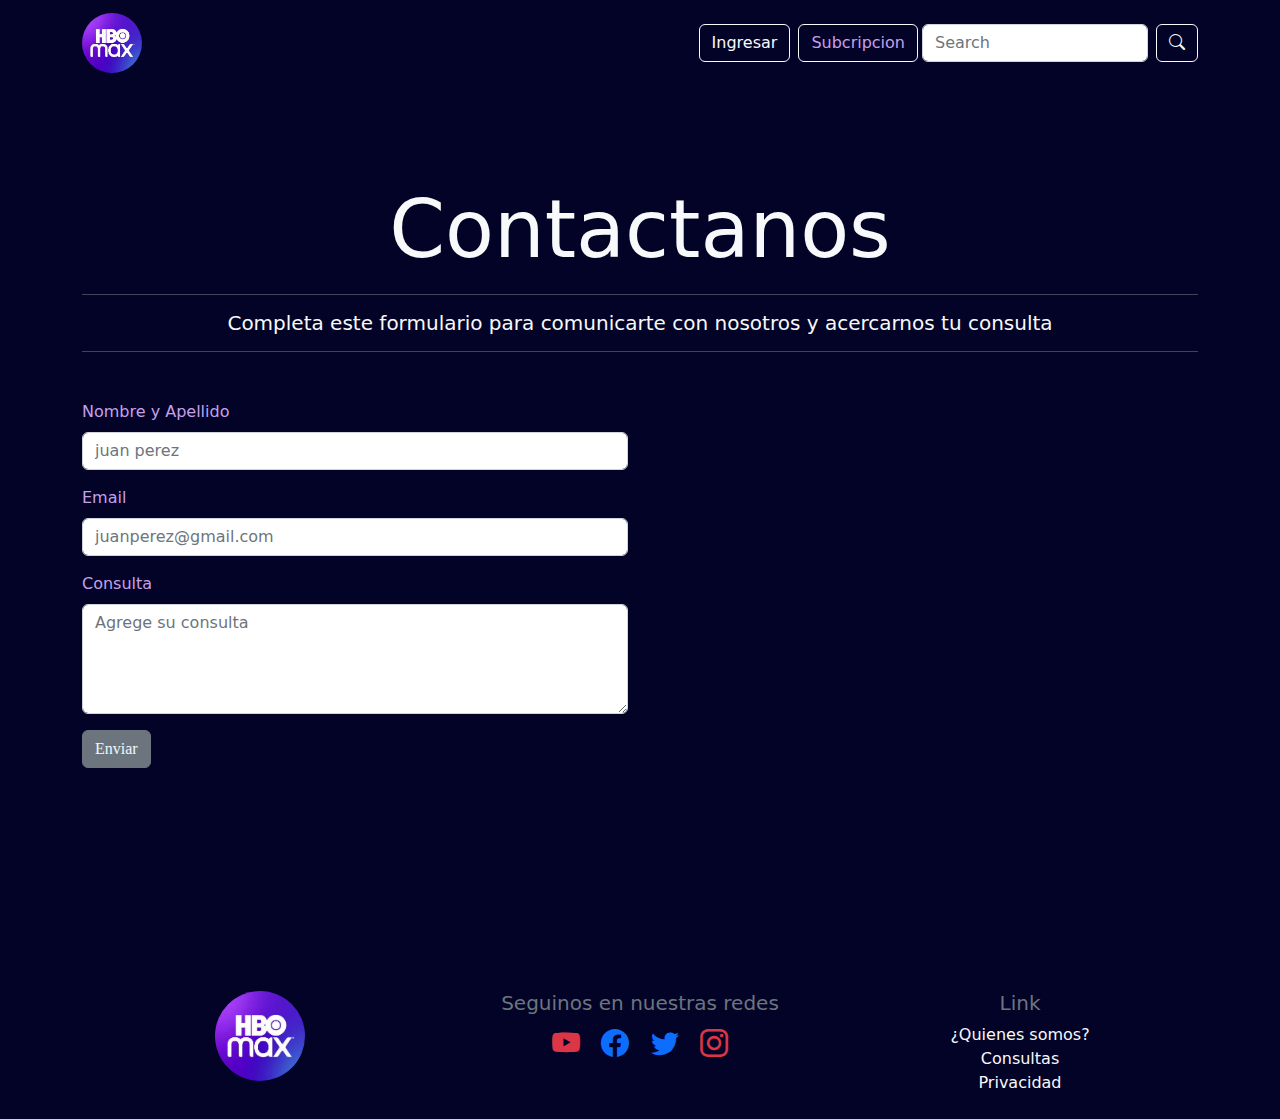
<file: pages/contacto.html>
<!DOCTYPE html>
<html lang="es">
  <head>
    <meta charset="UTF-8" />
    <meta http-equiv="X-UA-Compatible" content="IE=edge" />
    <meta name="viewport" content="width=device-width, initial-scale=1.0" />
    <meta
      name="author"
      content="Leiva Daiana, Juarez Yessica, Gregorio LLobeta"
    />
    <meta name="description" content="Contenidos sobre la pagina oficial hbo" />
    <meta name="keywords" content="peliculas, series y otros contenidos" />
    <link rel="stylesheet" href="../css/bootstrap.min.css" />
    <link
      rel="stylesheet"
      href="https://cdn.jsdelivr.net/npm/bootstrap-icons@1.8.3/font/bootstrap-icons.css"
    />
    <link rel="stylesheet" href="../css/style.css" />
    <link rel="icon" href="../img/logo2.jpg" class="rounded-circle" />
    <title>HBOMAX</title>
  </head>
  <body>
    <header>
      <section class="colorMainNavar">
        <nav class="navbar navbar-expand-lg navbar-light">
          <section class="container">  
                <a class="navbar-brand" href="../index.html">
                  <img
                    src="../img/logo2.jpg"
                    alt="logo2"
                    width="60px"
                    class="rounded-circle"
                /></a>
                <button class="navbar-toggler colorMainBotton" type="button" data-bs-toggle="collapse" data-bs-target="#navbarDeSuscripcion" aria-controls="navbarDeSuscripcion" aria-expanded="false" aria-label="Toggle navigation">
                  <span class="navbar-toggler-icon"></span>
                </button>
            <div class="collapse navbar-collapse justify-content-end" id="navbarDeSuscripcion">
               <button
              class="btn btn-outline-light m-1"
              type="submit"
              data-bs-toggle="modal"
              data-bs-target="#loginmodal"
            >
              Ingresar
            </button>
            <button class="btn btn-outline-light m-1" type="submit">
               <a href="suscripcion.html" class="link link-palabra">Subcripcion</a>
              </button>
            <form class="d-flex">
                <input class="form-control me-2" type="search" placeholder="Search" aria-label="Search">
                <button class="btn btn-outline-light" type="submit"><i class="bi bi-search"></i></button>
            </form> 
                
            </div>
          </section>
        </nav> 
      </section> 
        
        <!--  -->
    </header>
    <main class="py-5 colorMain">
      <section class="container py-5">
        <h1 class="display-1 text-center text-light">Contactanos</h1>
        <hr class="text-bg-dark" />
        <h5 class="text-light text-center">
          Completa este formulario para comunicarte con nosotros y acercarnos tu
          consulta
        </h5>
        <hr class="text-bg-dark" />
        <article class="row my-5">
          <aside class="col-12 col-md-6">
            <form>
              <div class="mb-3">
                <label for="NombreApellido" class="form-label link"
                  >Nombre y Apellido</label
                >
                <input
                  type="text"
                  class="form-control"
                  id="NombreApellido"
                  placeholder="juan perez"
                  minlength="5"
                  maxlength="60"
                  required
                />
              </div>
              <div class="mb-3">
                <label for="Email" class="form-label link">Email</label>
                <input
                  type="email"
                  class="form-control"
                  id="Email"
                  placeholder="juanperez@gmail.com"
                  minlength="5"
                  maxlength="60"
                  required
                />
              </div>
              <div class="mb-3">
                <label for="consulta" class="form-label link">Consulta </label>
                <textarea
                  id="consulta"
                  rows="4"
                  class="form-control"
                  placeholder="Agrege su consulta"
                  minlength="10"
                  maxlength="300 "
                  required
                ></textarea>
              </div>
              <button
                type="submit"
                class="btn btn-secondary text-dark"
                width="20px"
                height="50px"
              >
                <a href="error.html" class="asuscripcion">Enviar</a>
              </button>
            </form>
          </aside>
          <aside class="col-12 col-md-6">
            <iframe
              src="https://www.google.com/maps/embed?pb=!1m18!1m12!1m3!1d3022.3663968061305!2d-74.00367373502853!3d40.753965429327366!2m3!1f0!2f0!3f0!3m2!1i1024!2i768!4f13.1!3m3!1m2!1s0x89c2594de6dbd0fd%3A0x6a366c6d9d8b2825!2sHBO!5e0!3m2!1ses-419!2sar!4v1655733937730!5m2!1ses-419!2sar"
              width="100%"
              height="400"
              style="border: 0"
              allowfullscreen=""
              loading="lazy"
              referrerpolicy="no-referrer-when-downgrade"
              class="my-2"
            ></iframe>
          </aside>
        </article>
      </section>

      <!-- MODAL LOGIN -->
    <div
      class="modal fade"
      id="loginmodal"
      tabindex="-1"
      aria-labelledby="loginmodalLabel"
      aria-hidden="true"
    >
      <div class="modal-dialog">
        <div class="modal-content bg-dark">
          <div class="my-2 text-center">
            <h1 class="text-light" id="loginmodalLabel">Iniciar seccion</h1>

            <h5 class="text-secondary">¿Tienes una cuenta de HBO Max?</h5>
          </div>
          <div class="modal-body">
            <form>
              <div class="mb-3">
                <label for="Email" class="form-label text-light"
                  >E-mail</label
                >
                <input
                  type="email"
                  class="form-control"
                  id="Email"
                  placeholder="juanperez@gmail.com"
                  minlength="5"
                  maxlength="50"
                  required
                />
              </div>

              <div class="mb-3">
                <label for="inputPassword" class="form-label text-light"
                  >Contraseña</label
                >

                <input
                  type="password"
                  class="form-control"
                  id="inputPassword"
                  placeholder="Contraseña"
                  minlength="8"
                  maxlength="15"
                  required
                />
              </div>
              <div class="text-center my-3">
                <button
                  type="submit"
                  class="btn btn-secondary text-dark"
                  width="20px"
                  height="50px"
                >
                  <a href="error.html" class="asuscripcion"
                    >Iniciar Seccion</a
                  >
                </button>
                <br />
                <a
                  href="error.html"
                  class="text-decoration-none text-light my-4"
                  >¿Olvidaste tu Contraseña?</a
                >
              </div>
            </form>
          </div>
        </div>
      </div>
    </div>
  </main>
    <footer class="colorMain py-4">
      <section class="container">
        <article class="row text-secondary">
          <aside class="col-12 col-md-4 text-center">
            <a href=""><img
              src="../img/logo2.jpg"
              alt="logo2"
              width="90px"
              class="rounded-circle"
            /></a>
          </aside>
          <aside class="col-12 col-md-4 text-center">
            <h5>Seguinos en nuestras redes</h5>
            <div class="text-center">
              <a href="error.html" class="text-danger"
                ><i class="bi bi-youtube fs-3 p-2"></i
              ></a>
              <a href="error.html" class="text-primary"
                ><i class="bi bi-facebook fs-3 p-2"></i
              ></a>
              <a href="error.html" class="text-primary">
                <i class="bi bi-twitter fs-3 p-2"></i
              ></a>
              <a href="error.html" class="text-danger">
                <i class="bi bi-instagram fs-3 p-2"></i
              ></a>
            </div>
          </aside>
          <aside class="col-12 col-md-4 text-center">
            <h5>Link</h5>
            <div>
              <a href="nosotros.html" class="link text-light">¿Quienes somos? </a><br />
              <a href="contacto.html" class="link text-light">Consultas</a> <br />
              <a href="error.html" class="link text-light">Privacidad</a> <br />
            </div>
          </aside>
        </article>
      </section>
    </footer>
    <script src="../js/bootstrap.min.js"></script>
  </body>
</html>
</file>
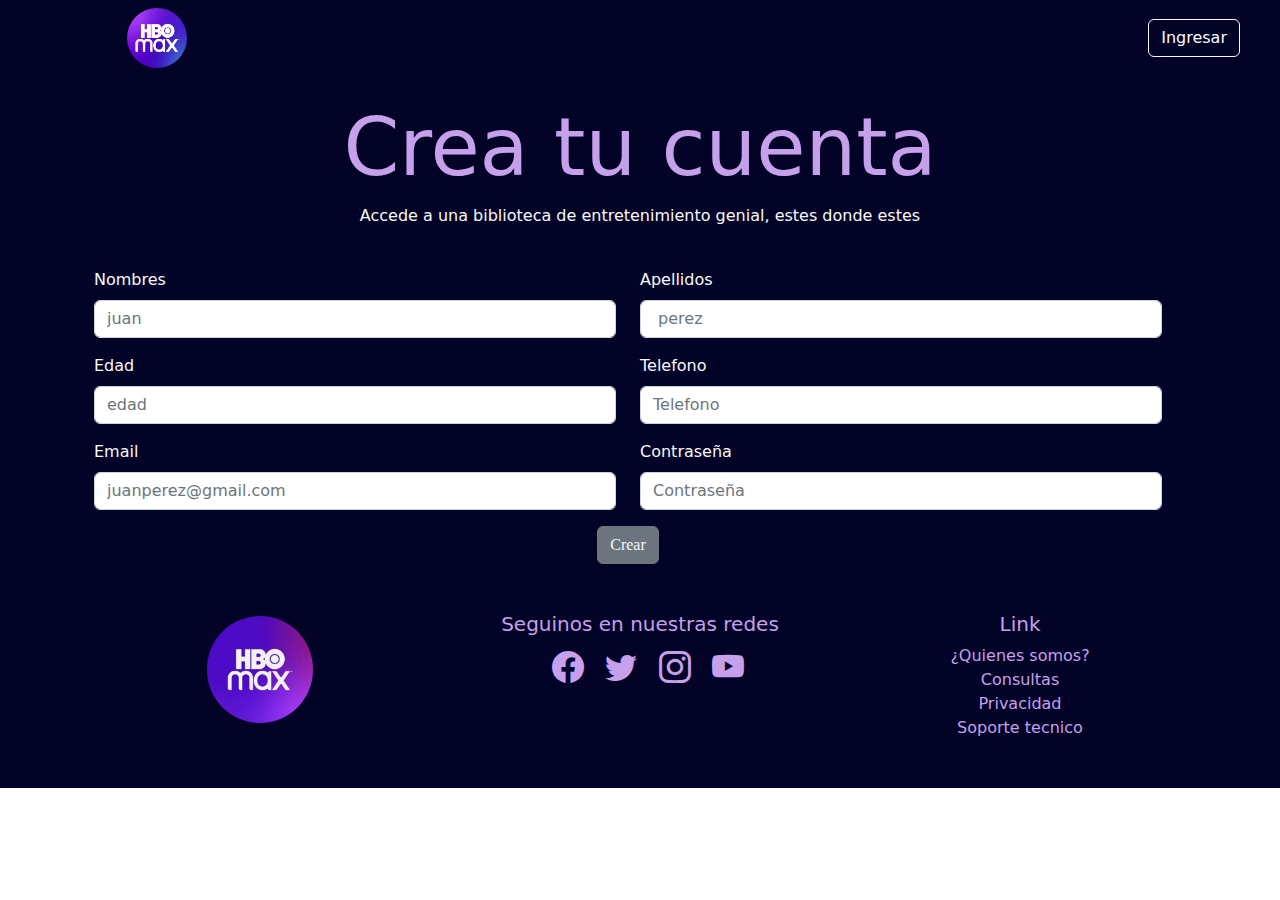
<file: pages/FormularioSuscri.html>
<!DOCTYPE html>
<html lang="en">
  <head>
    <meta charset="UTF-8" />
    <meta http-equiv="X-UA-Compatible" content="IE=edge" />
    <meta name="viewport" content="width=device-width, initial-scale=1.0" />
    <meta
      name="author"
      content="Leiva Daiana, Juarez Yessica, Gregorio LLobeta"
    />
    <meta name="description" content="Contenidos sobre la pagina oficial hbo" />
    <meta name="keywords" content="peliculas, series y otros contenidos" />
    <link rel="stylesheet" href="../css/bootstrap.min.css" />
    <link
      rel="stylesheet"
      href="https://cdn.jsdelivr.net/npm/bootstrap-icons@1.8.3/font/bootstrap-icons.css"
    />
    <link rel="stylesheet" href="../css/style.css" />
    <link rel="icon" href="../img/logo2.jpg" class="rounded-circle" />
    <title>HBOMAX</title>
  </head>
  <body>
    <header>
      <nav class="navbar colorMainNavar">
        <div class="container-fluid row">
          <section class="col-3 d-flex justify-content-center">
            <a href="../index.html">
              <img
                src="../img/logo2.jpg"
                alt="logo2"
                width="60px"
                class="rounded-circle"
            /></a>
          </section>
          <section class="col-6 d-flex justify-content-end">
            <button
              class="btn btn-outline-light m-1"
              type="submit"
              data-bs-toggle="modal"
              data-bs-target="#loginmodal"
            >
              Ingresar
            </button>
          </section>
        </div>
      </nav>
    </header>
    <main class="colorMain">
      <section class="py-4 text-light text-center">
        <h1 class="display-1 link-palabra">Crea tu cuenta</h1>
        <p>
          Accede a una biblioteca de entretenimiento genial, estes donde estes
        </p>
      </section>
      <section class="container">
        <form class="container row">
          <div class="mb-3 col-12 col-md-6">
            <label for="Nombre" class="form-label text-light">Nombres</label>
            <input
              type="text"
              class="form-control"
              id="Nombre"
              placeholder="juan "
              minlength="5"
              maxlength="20"
              required
            />
          </div>
          <div class="mb-3 col-12 col-md-6">
            <label for="Apellido" class="form-label text-light"
              >Apellidos</label
            >
            <input
              type="text"
              class="form-control"
              id="Apellido"
              placeholder=" perez"
              minlength="5"
              maxlength="20"
              required
            />
          </div>
          <div class="mb-3 col-12 col-md-6">
            <label for="Edad" class="form-label text-light">Edad</label>
            <input
              type="number"
              class="form-control"
              id="Edad"
              placeholder="edad"
              minlength="1"
              maxlength="3"
              required
            />
          </div>
          <div class="mb-3 col-12 col-md-6">
            <label for="Telefono" class="form-label text-light">Telefono</label>
            <input
              type="text"
              class="form-control"
              id="Telefono"
              placeholder="Telefono"
              minlength="9"
              maxlength="15"
              required
            />
          </div>
          <div class="mb-3 col-12 col-md-6">
            <label for="Email" class="form-label text-light">Email</label>
            <input
              type="email"
              class="form-control"
              id="Email"
              placeholder="juanperez@gmail.com"
              minlength="5"
              maxlength="50"
              required
            />
          </div>
          <div class="mb-3 col-12 col-md-6">
            <label for="inputPassword" class="form-label text-light"
              >Contraseña</label
            >

            <input
              type="password"
              class="form-control"
              id="inputPassword"
              placeholder="Contraseña"
              minlength="8"
              maxlength="15"
              required
            />
          </div>
          <section class="text-center">
            <button
              type="submit"
              class="btn btn-secondary text-dark"
              width="50px"
              height="50px"
            >
              <a href="error.html" class="asuscripcion">Crear</a>
            </button>
          </section>
        </form>
      </section>
       <!-- MODAL LOGIN -->
    <div
    class="modal fade"
    id="loginmodal"
    tabindex="-1"
    aria-labelledby="loginmodalLabel"
    aria-hidden="true"
  >
    <div class="modal-dialog">
      <div class="modal-content bg-dark">
        <div class="my-2 text-center">
          <h1 class="text-light" id="loginmodalLabel">Iniciar seccion</h1>

          <h5 class="text-secondary">¿Tienes una cuenta de HBO Max?</h5>
        </div>
        <div class="modal-body">
          <form>
            <div class="mb-3">
              <label for="Email" class="form-label text-light"
                >E-mail</label
              >
              <input
                type="email"
                class="form-control"
                id="Email"
                placeholder="juanperez@gmail.com"
                minlength="5"
                maxlength="50"
                required
              />
            </div>

            <div class="mb-3">
              <label for="inputPassword" class="form-label text-light"
                >Contraseña</label
              >

              <input
                type="password"
                class="form-control"
                id="inputPassword"
                placeholder="Contraseña"
                minlength="8"
                maxlength="15"
                required
              />
            </div>
            <div class="text-center my-3">
              <button
                type="submit"
                class="btn btn-secondary text-dark"
                width="20px"
                height="50px"
              >
                <a href="error.html" class="asuscripcion"
                  >Iniciar Seccion</a
                >
              </button>
              <br />
              <a
                href="error.html"
                class="text-decoration-none text-light my-4"
                >¿Olvidaste tu Contraseña?</a
              >
            </div>
          </form>
        </div>
      </div>
    </div>
  </div>
    </main>
    <footer class="colorMain p-5">
      <section class="container">
        <section class="row text-center">
          <aside class="col-sm-6 col-md-4">
            <a href="../index.html">
              <img
                src="../img/logo.jpeg"
                alt="logo de HBO"
                width="30%"
                class="mt-md-1 borderadio"
            /></a>
          </aside>
          <aside class="col-sm-6 col-md-4">
            <h5 class="link-palabra">Seguinos en nuestras redes</h5>

            <a href="error.html" class="link ms-3"
              ><i class="bi bi-facebook fs-2 blan"></i
            ></a>
            <a href="error.html" class="link ms-3">
              <i class="bi bi-twitter fs-2 blan"></i
            ></a>
            <a href="error.html" class="link ms-3">
              <i class="bi bi-instagram fs-2 blan"></i
            ></a>
            <a href="error.html" class="link ms-3">
              <i class="bi bi-youtube fs-2 blan"></i
            ></a>
          </aside>
          <aside class="col-sm-6 col-md-4">
            <h5 class="link-palabra">Link</h5>
            <div>
              <a href="nosotros.html" class="link">¿Quienes somos? </a><br />
              <a href="contacto.html" class="link">Consultas</a> <br />
              <a href="error.html" class="link">Privacidad</a> <br />
              <a href="error.html" class="link">Soporte tecnico</a> <br />
            </div>
          </aside>
        </section>
      </section>
    </footer>
    <!-- JavaScript Bundle with Popper -->
    <script
      src="../js/bootstrap.min.js"
    ></script>
  </body>
</html>
</file>
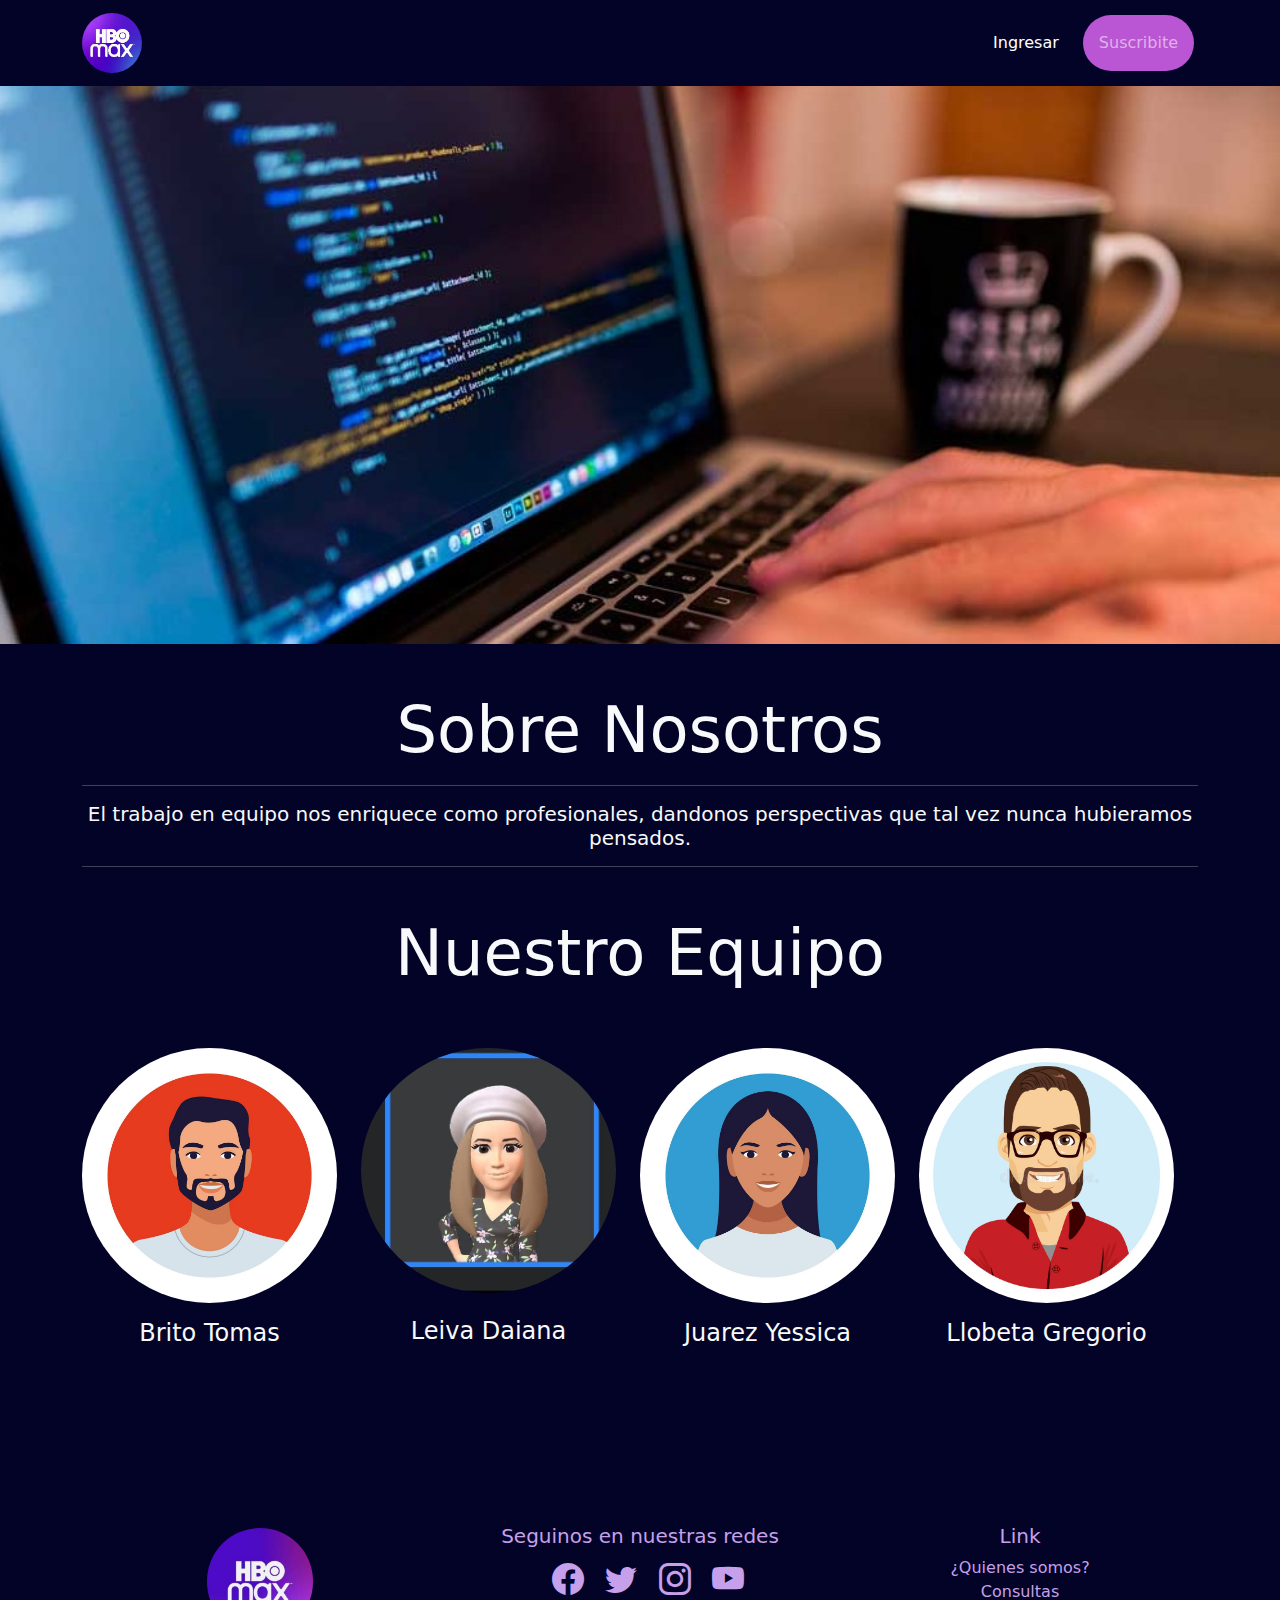
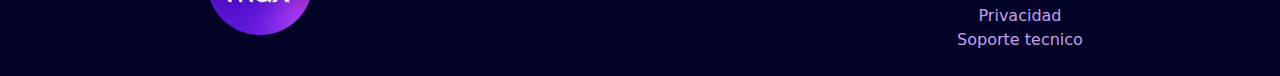
<file: pages/nosotros.html>
<!DOCTYPE html>
<html lang="en">
  <head>
    <meta charset="UTF-8" />
    <meta http-equiv="X-UA-Compatible" content="IE=edge" />
    <meta name="viewport" content="width=device-width, initial-scale=1.0" />
    <meta
      name="author"
      content="Leiva Daiana, Juarez Yessica, Gregorio LLobeta"
    />
    <meta name="description" content="Contenidos sobre la pagina oficial hbo" />
    <meta name="keywords" content="peliculas, series y otros contenidos" />
    <link rel="stylesheet" href="../css/bootstrap.min.css" />
    <link
      rel="stylesheet"
      href="https://cdn.jsdelivr.net/npm/bootstrap-icons@1.8.3/font/bootstrap-icons.css"
    />
    <link rel="stylesheet" href="../css/style.css" />
    <link rel="icon" href="../img/logo2.jpg" class="rounded-circle" />
    <title>HBOMAX</title>
  </head>
  <body>
      <header>
        <section class="colorMainNavar">
          <nav class="navbar navbar-expand-lg navbar-dark">
            <div class="container">
              <a href="../index.html" class="navbar-brand"
                ><img
                  src="../img/logo2.jpg"
                  alt="logo2"
                  width="60px"
                  class="rounded-circle"
              /></a>
              <button
                class="navbar-toggler"
                type="button"
                data-bs-toggle="collapse"
                data-bs-target="#navBarHBO"
                aria-controls="navBarHBO"
                aria-expanded="false"
                aria-label="Toggle navigation"
              >
                <span class="navbar-toggler-icon"></span>
              </button>
              <div class="collapse navbar-collapse" id="navBarHBO">
                <ul class="navbar-nav ms-lg-auto me-auto me-lg-0 mb-2 mb-lg-0">
                  <li class="nav-item">
                    <a
                      class="nav-link active rounded-pill border-light p-3 m-1"
                      aria-current="page"
                      data-bs-toggle="modal"
                      data-bs-target="#loginmodal"
                      href="../index.html"
                      >Ingresar</a
                    >
                  </li>
                  <li class="nav-item">
                    <a
                      class="nav-link rounded-pill border-light p-3 m-1 colorBotton"
                      href="suscripcion.html"
                      >Suscribite</a
                    >
                  </li>
                </ul>
              </div>
            </div>
          </nav>
        </section>
      </header>
    <main class="colorMain">
      <section><img src="../img/compu.jpg" alt="logo principal" width="100%" /></section>
      <section class="container py-5">
   
        <h2 class="display-3 text-center text-light letra">Sobre Nosotros</h2>
        <hr class="text-light" />
        <h5 class="text-light text-center letra">
          El trabajo en equipo nos enriquece como profesionales, dandonos
          perspectivas que tal vez nunca hubieramos pensados.
        </h5>
        <hr class="text-light" />
        <section class="row my-5">
          <h2 class="display-3 text-light text-center letra">Nuestro Equipo</h2>

          <article class="row my-5">
            <aside class="col-sm-6 col-md-3">
              <img
                src="../img/chico1.jpg"
                alt="avatar"
                width="100%"
                class="borderadio"
              />
              <h4 class="text-center text-light mt-3">Brito Tomas</h4>
            </aside>
            <aside class="col-sm-6 col-md-3">
              <img
                src="../img/leiva.jpg"
                alt="avatar"
                width="100%"
                class="borderadio"
              />
              <h4 class="text-center text-light mt-4">Leiva Daiana</h4>
            </aside>
            <aside class="col-sm-6 col-md-3">
              <img
                src="../img/avatar.jpg"
                alt="avatar"
                width="100%"
                class="borderadio"
              />
              <h4 class="text-center text-light mt-3">Juarez Yessica</h4>
            </aside>
            <aside class="col-sm-6 col-md-3">
              <img
                src="../img/chico2.jpg"
                alt="avatar"
                width="100%"
                class="borderadio"
              />
              <h4 class="text-center text-light mt-3">Llobeta Gregorio</h4>
            </aside>
          </article>
        </section>
      </section>
            <!-- MODAL LOGIN -->
    <div
    class="modal fade"
    id="loginmodal"
    tabindex="-1"
    aria-labelledby="loginmodalLabel"
    aria-hidden="true"
  >
    <div class="modal-dialog">
      <div class="modal-content bg-dark">
        <div class="my-2 text-center">
          <h1 class="text-light" id="loginmodalLabel">Iniciar seccion</h1>

          <h5 class="text-secondary">¿Tienes una cuenta de HBO Max?</h5>
        </div>
        <div class="modal-body">
          <form>
            <div class="mb-3">
              <label for="Email" class="form-label text-light"
                >E-mail</label
              >
              <input
                type="email"
                class="form-control"
                id="Email"
                placeholder="juanperez@gmail.com"
                minlength="5"
                maxlength="50"
                required
              />
            </div>

            <div class="mb-3">
              <label for="inputPassword" class="form-label text-light"
                >Contraseña</label
              >

              <input
                type="password"
                class="form-control"
                id="inputPassword"
                placeholder="Contraseña"
                minlength="8"
                maxlength="15"
                required
              />
            </div>
            <div class="text-center my-3">
              <button
                type="submit"
                class="btn btn-secondary text-dark"
                width="20px"
                height="50px"
              >
                <a href="error.html" class="asuscripcion"
                  >Iniciar Seccion</a
                >
              </button>
              <br />
              <a
                href="error.html"
                class="text-decoration-none text-light my-4"
                >¿Olvidaste tu Contraseña?</a
              >
            </div>
          </form>
        </div>
      </div>
    </div>
  </div>
    </main>
    <footer class="colorMain p-4">
      <section class="container">
        <section class="row text-center">
          <aside class="col-sm-6 col-md-4">
            <a href="../index.html">
              <img
                src="../img/logo.jpeg"
                alt="logo de HBO"
                width="30%"
                class="mt-md-1 borderadio"
            /></a>
          </aside>
          <aside class="col-sm-6 col-md-4">
            <h5 class="link-palabra">Seguinos en nuestras redes</h5>

            <a href="error.html" class="link ms-3"
              ><i class="bi bi-facebook fs-2 blan"></i
            ></a>
            <a href="error.html" class="link ms-3">
              <i class="bi bi-twitter fs-2 blan"></i
            ></a>
            <a href="error.html" class="link ms-3">
              <i class="bi bi-instagram fs-2 blan"></i
            ></a>
            <a href="error.html" class="link ms-3">
              <i class="bi bi-youtube fs-2 blan"></i
            ></a>
          </aside>
          <aside class="col-sm-6 col-md-4">
            <h5 class="link-palabra">Link</h5>
            <div>
              <a href="nosotros.html" class="link">¿Quienes somos? </a><br />
              <a href="contacto.html" class="link">Consultas</a> <br />
              <a href="error.html" class="link">Privacidad</a> <br />
              <a href="error.html" class="link">Soporte tecnico</a> <br />
            </div>
          </aside>
        </section>
      </section>
    </footer>
    <script
      src="../js/bootstrap.min.js"
    ></script>
  </body>
</html>
</file>
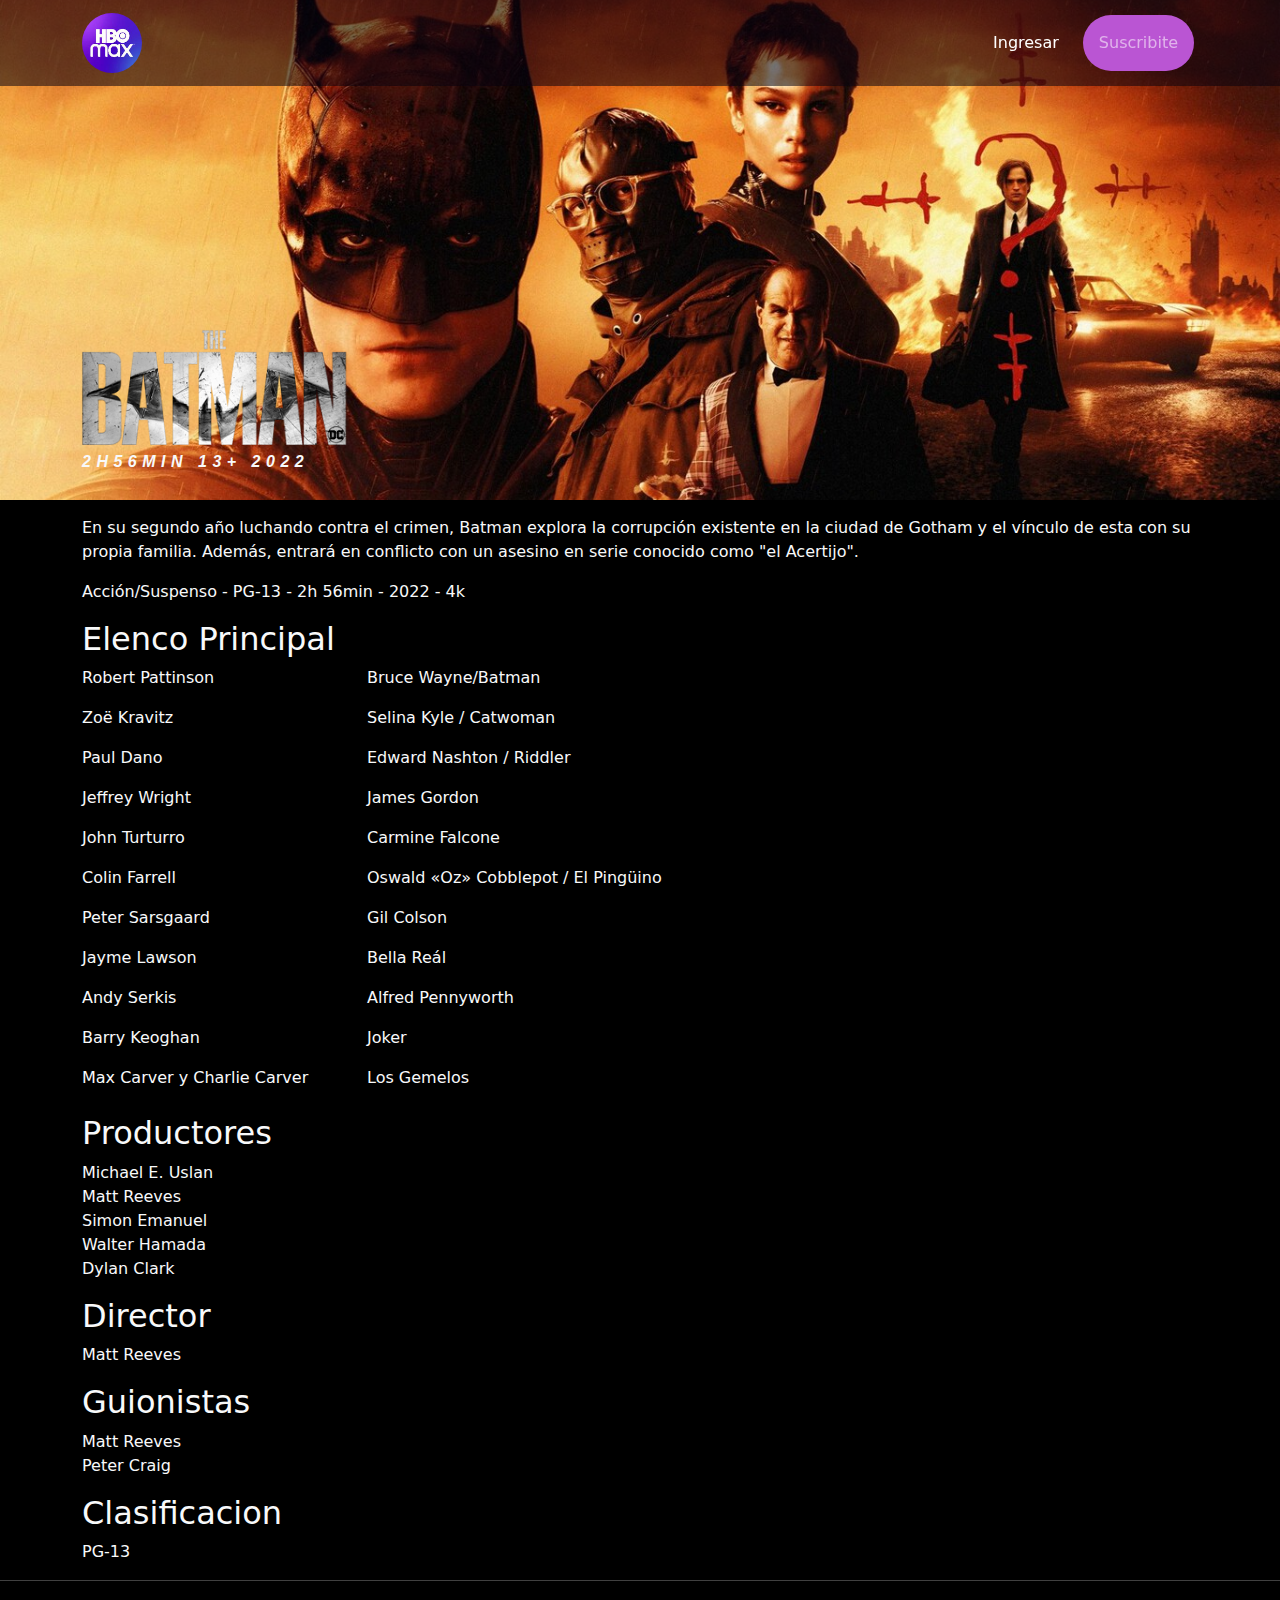
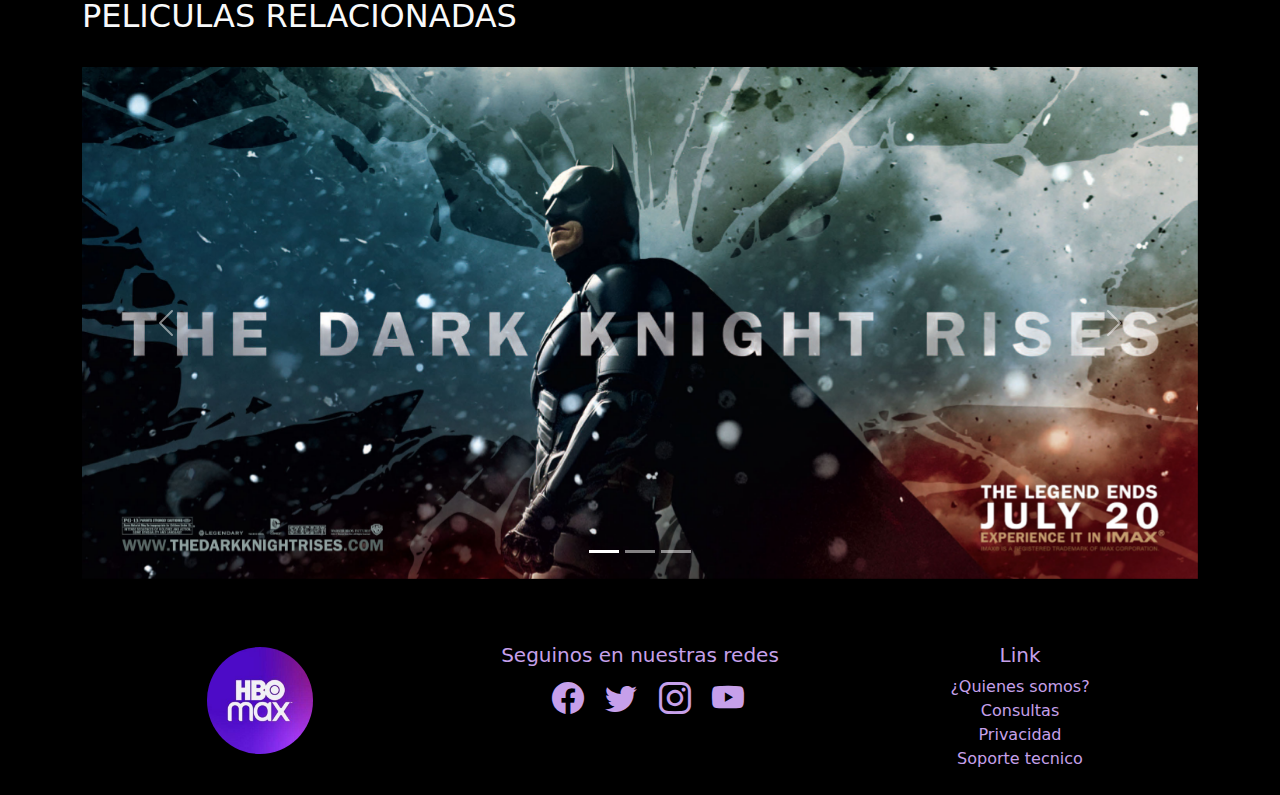
<file: pages/pelicula.html>
<!DOCTYPE html>
<html lang="en">
  <head>
    <meta charset="UTF-8" />
    <meta http-equiv="X-UA-Compatible" content="IE=edge" />
    <meta name="viewport" content="width=device-width, initial-scale=1.0" />
    <meta name="keywords" content="" />
    <meta name="description" content="Pagina de Pelicula" />
    <meta name="author" content="Grupo 4" />
    <link rel="stylesheet" href="../css/bootstrap.min.css" />
    <link
      rel="stylesheet"
      href="https://cdn.jsdelivr.net/npm/bootstrap-icons@1.8.3/font/bootstrap-icons.css"
    />
    <link rel="stylesheet" href="../css/style.css" />
    <link rel="icon" href="../img/logo2.jpg" />
    <title>HBO-Max Battam</title>
  </head>
  <body>
    <header>
      <section class="colorFondoNavbPeliculas">
        <nav class="navbar navbar-expand-lg navbar-dark">
          <div class="container">
            <a href="../index.html" class="navbar-brand"
              ><img
                src="../img/logo2.jpg"
                alt="logo2"
                width="60px"
                class="rounded-circle"
            /></a>
            <button
              class="navbar-toggler"
              type="button"
              data-bs-toggle="collapse"
              data-bs-target="#navBarHBO"
              aria-controls="navBarHBO"
              aria-expanded="false"
              aria-label="Toggle navigation"
            >
              <span class="navbar-toggler-icon"></span>
            </button>
            <div class="collapse navbar-collapse" id="navBarHBO">
              <ul class="navbar-nav ms-lg-auto me-auto me-lg-0 mb-2 mb-lg-0">
                <li class="nav-item">
                  <a
                    class="nav-link active rounded-pill border-light p-3 m-1"
                    aria-current="page"
                    data-bs-toggle="modal"
                    data-bs-target="#loginmodal"
                    href="index.html"
                    >Ingresar</a
                  >
                </li>
                <li class="nav-item">
                  <a
                    class="nav-link rounded-pill border-light p-3 m-1 colorBotton"
                    href="suscripcion.html"
                    >Suscribite</a
                  >
                </li>
              </ul>
            </div>
          </div>
        </nav>
      </section>
    </header>
    <main class="text-light bg-black">
      <section class="fondohbo">
        <div>
          <img
            src="../img/pelicula/batman4-banner.jpg"
            alt="banner"
            class="imgPelicula"
            width="100%"
          />
        </div>
        <section class="container my-3">
          <article>
            <img
              src="../img/pelicula/logoburnedinleft.png"
              alt="logo batmman"
              width="30%"
              class="imglogoBatman"
            />
            <p class="plogoBatman text-light fs-6"><b>2H56MIN 13+ 2022</b></p>
            <aside>
              <p>
                En su segundo año luchando contra el crimen, Batman explora la
                corrupción existente en la ciudad de Gotham y el vínculo de esta
                con su propia familia. Además, entrará en conflicto con un
                asesino en serie conocido como "el Acertijo".
              </p>
              <p>Acción/Suspenso - PG-13 - 2h 56min - 2022 - 4k</p>
            </aside>
          </article>
          <article>
            <h2 class="my-2">Elenco Principal</h2>
            <div class="row ">
              <aside class="col-6 col-md-3">
                <p>Robert Pattinson</p>
                <p>Zoë Kravitz</p>
                <p>Paul Dano</p>
                <p>Jeffrey Wright</p>
                <p>John Turturro</p>
                <p>Colin Farrell </p>
                <p>Peter Sarsgaard </p>
                <p>Jayme Lawson</p>
                <p>Andy Serkis</p>
                <p>Barry Keoghan</p>
                <p>Max Carver y Charlie Carver</p>
              </aside>
              <aside class="col-6 col-md-4">
                <p>Bruce Wayne/Batman</p>
                <p>Selina Kyle / Catwoman</p>
                <p>Edward Nashton / Riddler</p>
                <p>James Gordon</p>
                <p>Carmine Falcone</p>
                <p>Oswald «Oz» Cobblepot / El Pingüino</p>
                <p>Gil Colson</p>
                <p>Bella Reál</p>
                <p>Alfred Pennyworth</p>
                <p>Joker</p>
                <p>Los Gemelos</p>
              </aside>
            </div>
          </article>
          <article>
            <h2 class="my-2">Productores</h2>
            <div>
              <p>
                Michael E. Uslan
                <br />
                Matt Reeves
                <br />
                Simon Emanuel
                <br />
                Walter Hamada
                <br />
                Dylan Clark
              </p>
            </div>
            <div>
              <h2 class="my-2">Director</h2>
              <div><p>Matt Reeves</p></div>
            </div>
            <div>
              <h2>Guionistas</h2>
              <div>
                <p>
                  Matt Reeves
                  <br />
                  Peter Craig
                </p>
              </div>
            </div>
            <div>
              <h2 class="my-2">Clasificacion</h2>
              <p>PG-13</p>
            </div>
          </article>
        </section>
      </section>
      <hr style="margin-top: 0px; margin-bottom: 0px" />
      <section class="py-3 container">
        <div>
          <h2 class="">PELICULAS RELACIONADAS</h2>
        </div> <br>
        <div
          id="carouselExampleIndicators"
          class="carousel slide"
          data-bs-ride="true"
        >
          <div class="carousel-indicators">
            <button
              type="button"
              data-bs-target="#carouselExampleIndicators"
              data-bs-slide-to="0"
              class="active"
              aria-current="true"
              aria-label="Slide 1"
            ></button>
            <button
              type="button"
              data-bs-target="#carouselExampleIndicators"
              data-bs-slide-to="1"
              aria-label="Slide 2"
            ></button>
            <button
              type="button"
              data-bs-target="#carouselExampleIndicators"
              data-bs-slide-to="2"
              aria-label="Slide 3"
            ></button>
          </div>
          <div class="carousel-inner">
            <div class="carousel-item active">
              <img
                src="../img/pelicula/Batman3Banner.jpg"
                class="d-block w-100"
                alt="Pelicula relacionada1"
                width="100%"
                height="50%"
              />
            </div>
            <div class="carousel-item">
              <img
                src="../img/pelicula/BatmanIniciaBanner.jpg"
                class="d-block w-100"
                alt="Pelicula relacionada2"
                width="100%"
                height="50%"
              />
            </div>
            <div class="carousel-item">
              <img
                src="../img/pelicula/recomendada.jpg"
                class="d-block w-100 o"
                alt="Pelicula relacionada3"
                width="100%"
                height="50%"
              />
            </div>
          </div>
          <button
            class="carousel-control-prev"
            type="button"
            data-bs-target="#carouselExampleIndicators"
            data-bs-slide="prev"
          >
            <span class="carousel-control-prev-icon" aria-hidden="true"></span>
            <span class="visually-hidden">Previous</span>
          </button>
          <button
            class="carousel-control-next"
            type="button"
            data-bs-target="#carouselExampleIndicators"
            data-bs-slide="next"
          >
            <span class="carousel-control-next-icon" aria-hidden="true"></span>
            <span class="visually-hidden">Next</span>
          </button>
        </div> <br>
      </section>
       <!-- MODAL LOGIN -->
       <div
       class="modal fade"
       id="loginmodal"
       tabindex="-1"
       aria-labelledby="loginmodalLabel"
       aria-hidden="true"
     >
       <div class="modal-dialog">
         <div class="modal-content bg-dark">
           <div class="my-2 text-center">
             <h1 class="text-light" id="loginmodalLabel">Iniciar seccion</h1>

             <h5 class="text-secondary">¿Tienes una cuenta de HBO Max?</h5>
           </div>
           <div class="modal-body">
             <form>
               <div class="mb-3">
                 <label for="Email" class="form-label text-light"
                   >E-mail</label
                 >
                 <input
                   type="email"
                   class="form-control"
                   id="Email"
                   placeholder="juanperez@gmail.com"
                   minlength="5"
                   maxlength="50"
                   required
                 />
               </div>

               <div class="mb-3">
                 <label for="inputPassword" class="form-label text-light"
                   >Contraseña</label
                 >

                 <input
                   type="password"
                   class="form-control"
                   id="inputPassword"
                   placeholder="Contraseña"
                   minlength="8"
                   maxlength="15"
                   required
                 />
               </div>
               <div class="text-center my-3">
                 <button
               type="submit"
               class="btn btn-secondary text-dark"
               width="20px"
               height="50px"
             >
               <a href="error.html" class="asuscripcion">Iniciar Seccion</a>
             </button>
                 <br />
                 <a href="./pages/error.html" class="text-decoration-none text-light my-4"
                   >¿Olvidaste tu Contraseña?</a
                 >
               </div>
             </form>
           </div>
           
         </div>
       </div>
     </div>
    </main>
    <footer class="bg-black p-4">
      <section class="container">
        <section class="row text-center">
          <aside class="col-sm-6 col-md-4">
            <a href="../index.html">
              <img
                src="../img/logo.jpeg"
                alt="logo de HBO"
                width="30%"
                class="mt-md-1 borderadio"
            /></a>
          </aside>
          <aside class="col-sm-6 col-md-4">
            <h5 class="link-palabra">Seguinos en nuestras redes</h5>

            <a href="error.html" class="link ms-3"
              ><i class="bi bi-facebook fs-2 blan"></i
            ></a>
            <a href="error.html" class="link ms-3">
              <i class="bi bi-twitter fs-2 blan"></i
            ></a>
            <a href="error.html" class="link ms-3">
              <i class="bi bi-instagram fs-2 blan"></i
            ></a>
            <a href="error.html" class="link ms-3">
              <i class="bi bi-youtube fs-2 blan"></i
            ></a>
          </aside>
          <aside class="col-sm-6 col-md-4">
            <h5 class="link-palabra">Link</h5>
            <div>
              <a href="nosotros.html" class="link">¿Quienes somos? </a><br />
              <a href="contacto.html" class="link">Consultas</a> <br />
              <a href="error.html" class="link">Privacidad</a> <br />
              <a href="error.html" class="link">Soporte tecnico</a> <br />
            </div>
          </aside>
        </section>
      </section>
    </footer>
    <script src="../js/bootstrap.min.js"></script>
  </body>
</html>
</file>
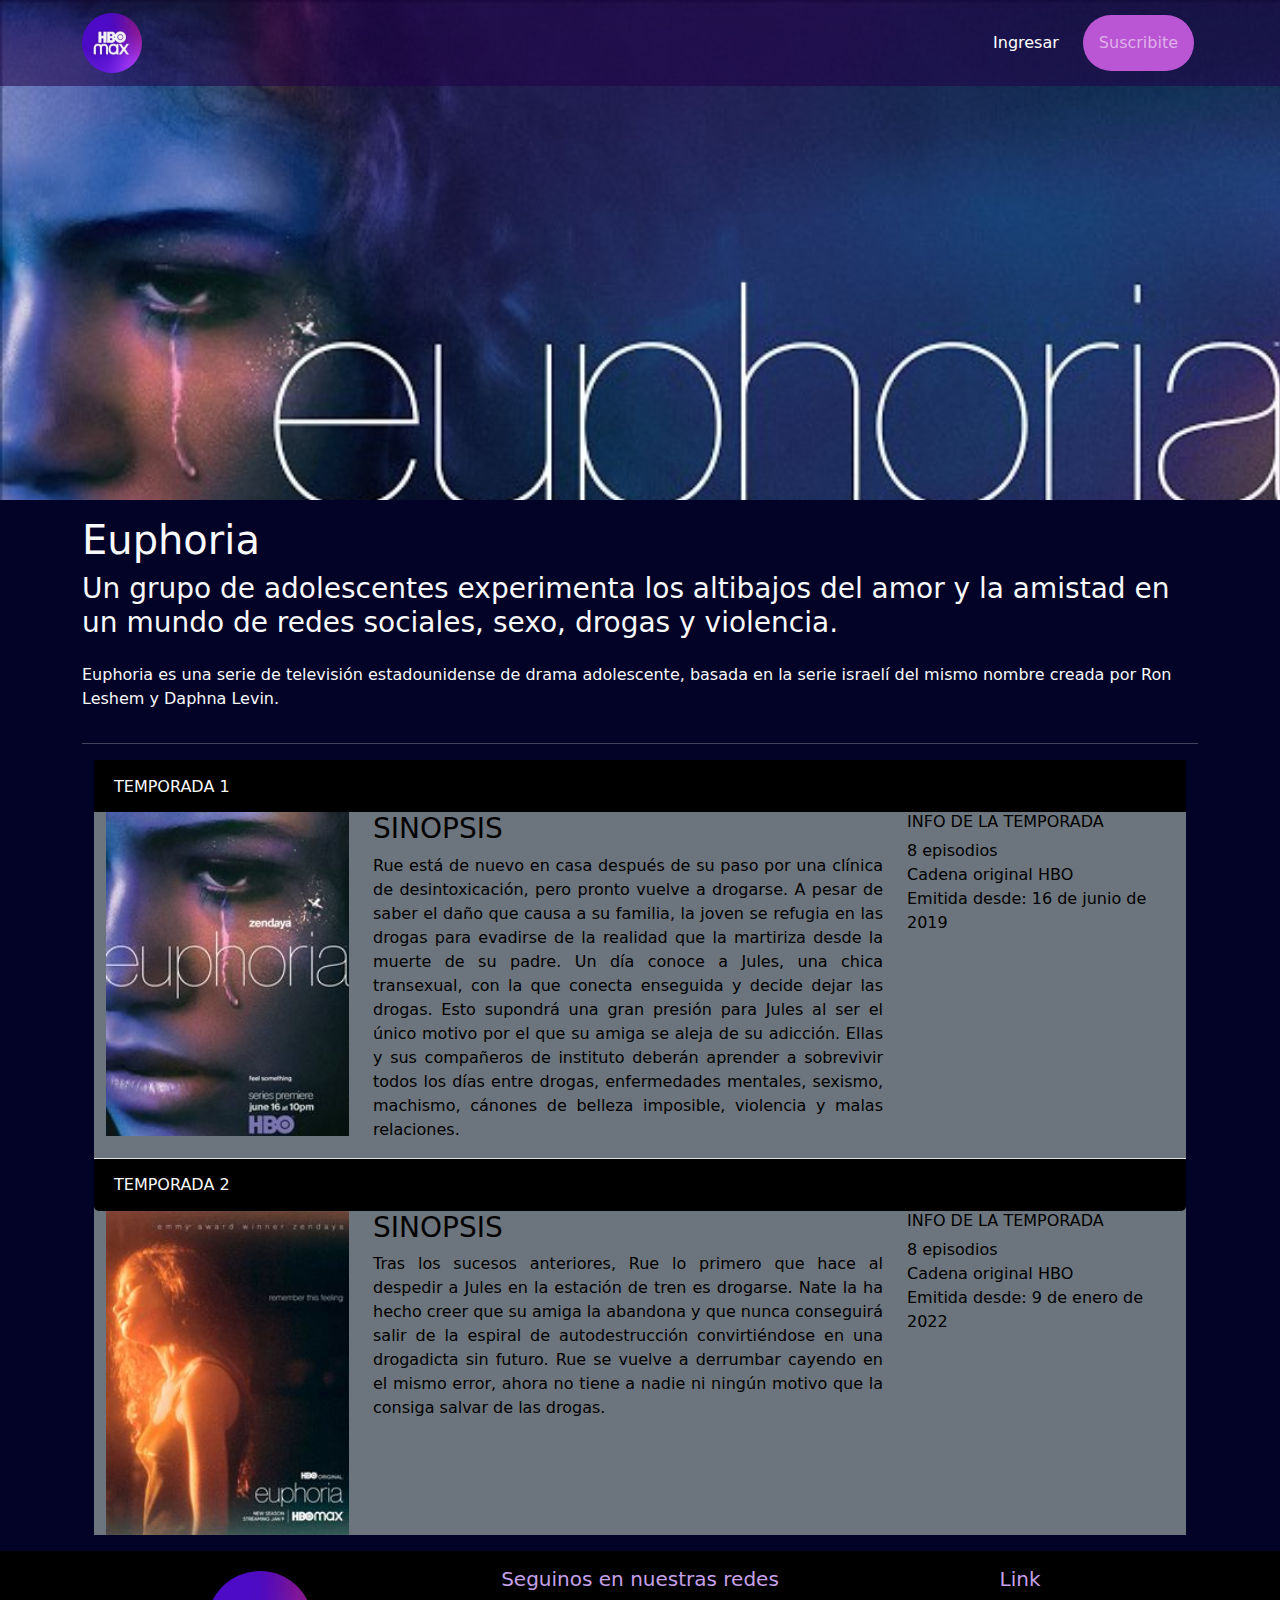
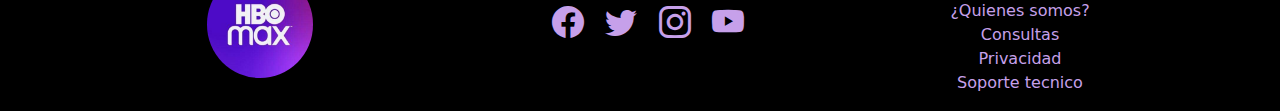
<file: pages/serie.html>
<!DOCTYPE html>
<html lang="en">
  <head>
    <meta charset="UTF-8" />
    <meta http-equiv="X-UA-Compatible" content="IE=edge" />
    <meta name="viewport" content="width=device-width, initial-scale=1.0" />
    <meta
      name="author"
      content="Leiva Daiana, Juarez Yessica, Gregorio LLobeta"
    />
    <meta name="description" content="Contenidos sobre la pagina oficial hbo" />
    <meta name="keywords" content="peliculas, series y otros contenidos" />
    <link rel="stylesheet" href="../css/bootstrap.min.css" />
    <link
      rel="stylesheet"
      href="https://cdn.jsdelivr.net/npm/bootstrap-icons@1.8.3/font/bootstrap-icons.css"
    />
    <link rel="stylesheet" href="../css/style.css" />
    <link rel="icon" href="../img/logo2.jpg" class="rounded-circle" />
    <title>HBOMAX-Paginas de Series</title>
  </head>
  <body class="bodySerie">
    <section id="header">
      <section class="colorFondoNavbSeries">
        <nav class="navbar navbar-expand-lg navbar-dark">
          <div class="container">
            <a href="../index.html" class="navbar-brand"
              ><img
                src="../img/logo.jpeg"
                alt="logo2"
                width="60px"
                class="rounded-circle"
            /></a>
            <button
              class="navbar-toggler"
              type="button"
              data-bs-toggle="collapse"
              data-bs-target="#navBarHBO"
              aria-controls="navBarHBO"
              aria-expanded="false"
              aria-label="Toggle navigation"
            >
              <span class="navbar-toggler-icon"></span>
            </button>
            <div class="collapse navbar-collapse" id="navBarHBO">
              <ul class="navbar-nav ms-lg-auto me-auto me-lg-0 mb-2 mb-lg-0">
                <li class="nav-item">
                  <a
                    class="nav-link active rounded-pill border-light p-3 m-1"
                    aria-current="page"
                    data-bs-toggle="modal"
                    data-bs-target="#loginmodal"
                    href="index.html"
                    >Ingresar</a
                  > 
                  
                </li>
                <li class="nav-item">
                  <a
                    class="nav-link rounded-pill border-light p-3 m-1 colorBotton"
                    href="suscripcion.html"
                    >Suscribite</a
                  >
                </li>
              </ul>
            </div>
          </div>
        </nav>
      </section>
    </section>
    <main class="colorMain">
    <section class="container-fluid p-3">
      <section class="container justify-content-center">
        <article class="text-light">
          <h1 >Euphoria</h1>
          <h3>
            Un grupo de adolescentes experimenta los altibajos del amor y la
            amistad en un mundo de redes sociales, sexo, drogas y violencia.
          </h3>
          <p class="py-3">
            Euphoria es una serie de televisión estadounidense de drama
            adolescente, basada en la serie israelí del mismo nombre creada por
            Ron Leshem y Daphna Levin.
          </p>
          <hr />
        </article>
        <section class="container">
          <div class="accordion accordion-flush" id="accordionSerieEuphoria">
            <div class="accordion-item bg-secondary">
              <h2 class="accordion-header" id="flush-headingOne">
                <button
                  class="accordion-button collapsed bg-black text-light"
                  type="button"
                  data-bs-toggle="collapse"
                  data-bs-target="#flush-collapseOne"
                  aria-expanded="false"
                  aria-controls="flush-collapseOne"
                >
                  TEMPORADA 1
                </button>
              </h2>
              <article class="container row">
                <aside class="col-12 col-md-3">
                  <img
                    src="../img/serie1/fotodeSinopsisTem1.jpg"
                    alt="foto de Sinopsis Temporada 1"
                    width="100%"
                  />
                </aside>
                <aside class="col-12 col-md-6">
                  <h3>SINOPSIS</h3>
                  <p class="centrado">
                    Rue está de nuevo en casa después de su paso por una clínica
                    de desintoxicación, pero pronto vuelve a drogarse. A pesar
                    de saber el daño que causa a su familia, la joven se refugia
                    en las drogas para evadirse de la realidad que la martiriza
                    desde la muerte de su padre. Un día conoce a Jules, una
                    chica transexual, con la que conecta enseguida y decide
                    dejar las drogas. Esto supondrá una gran presión para Jules
                    al ser el único motivo por el que su amiga se aleja de su
                    adicción. Ellas y sus compañeros de instituto deberán
                    aprender a sobrevivir todos los días entre drogas,
                    enfermedades mentales, sexismo, machismo, cánones de belleza
                    imposible, violencia y malas relaciones.
                  </p>
                </aside>
                <aside class="col-12 col-md-3">
                  <h6>INFO DE LA TEMPORADA</h6>
                  <p>
                    8 episodios<br />
                    Cadena original HBO<br />
                    Emitida desde: 16 de junio de 2019
                  </p>
                </aside>
              </article>
              <div
                id="flush-collapseOne"
                class="accordion-collapse collapse"
                aria-labelledby="flush-headingOne"
                data-bs-parent="#accordionSerieEuphoria"
              >
                <div class="accordion-body row colorMain">
                  <div class="card col-12 col-md-3 colorCards">
                    <img
                      src="../img/serie1/EuphoriaT1E1.jpg"
                      class="card-img-top imgTemporada1"
                      alt="episodio 1 temporada 1"
                    />
                    <div class="card-body">
                      <h5 class="card-title">Episodio 1</h5>
                      <p class="card-text">
                        Rue tiene 17 años y vuelve de rehabilitación sin
                        intención de mantenerse sobria. En una fiesta antes del
                        comienzo del curso conoce a Jules, una chica recién
                        llegada a la ciudad.
                      </p>
                    </div>
                  </div>
                  <div class="card col-12 col-md-3 colorCards">
                    <img
                      src="../img/serie1/EuphoriaT1E2.jpg"
                      class="card-img-top imgTemporada1"
                      alt="episodio 2 temporada 1"
                    />
                    <div class="card-body">
                      <h5 class="card-title">Episodio 2</h5>
                      <p class="card-text">
                        El primer día de instituto Rue tiene una amiga nueva,
                        pero no es capaz de dejar su pasado atrás. La obsesión
                        de Nate se vuelve violenta. Kat encuentra un vídeo suyo
                        en internet.
                      </p>
                    </div>
                  </div>
                  <div class="card col-12 col-md-3 colorCards">
                    <img
                      src="../img/serie1/EuphoriaT1E3.jpg"
                      class="card-img-top imgTemporada1"
                      alt="episodio 3 temporada 1"
                    />
                    <div class="card-body">
                      <h5 class="card-title">Episodio 3</h5>
                      <p class="card-text">
                        Kat empieza compartir vídeos suyos. Jules se enamora de
                        un chico por internet. Rue tiene problemas en narcóticos
                        anónimos. Cassie visita a McKay en la universidad.
                      </p>
                    </div>
                  </div>
                  <div class="card col-12 col-md-3 colorCards">
                    <img
                      src="../img/serie1/EuphoriaT1E4.jpg"
                      class="card-img-top imgTemporada1"
                      alt="episodio 4 temporada 1"
                    />
                    <div class="card-body">
                      <h5 class="card-title">Episodio 4</h5>
                      <p class="card-text">
                        Rue intenta mantenerse sobria por Jules y acompaña a Gia
                        al carnaval. Jules se encuentra a Cal con su familia.
                        Cassie y Maddy deciden tomar MDMA juntas.
                      </p>
                    </div>
                  </div>
                  <div class="card col-12 col-md-3 colorCards">
                    <img
                      src="../img/serie1/EuphoriaT1E5.jpg"
                      class="card-img-top imgTemporada1"
                      alt="episodio 5 temporada 1"
                    />
                    <div class="card-body">
                      <h5 class="card-title">Episodio 5</h5>
                      <p class="card-text">
                        Maddy y Nate tienen que formar parte de una
                        investigación policial. Rue y Jules reflexionan sobre su
                        relación. Kat disfruta de su nuevo estilo de vida.
                      </p>
                    </div>
                  </div>
                  <div class="card col-12 col-md-3 colorCards">
                    <img
                      src="../img/serie1/EuphoriaT1E6.jpg"
                      class="card-img-top imgTemporada1"
                      alt="episodio 6 temporada 1"
                    />
                    <div class="card-body">
                      <h5 class="card-title">Episodio 6</h5>
                      <p class="card-text">
                        A Rue le preocupa depender de Jules cuando empieza a
                        actuar de manera extraña en Halloween. McKay cuestiona
                        su futuro. Nate traza un plan.
                      </p>
                    </div>
                  </div>
                  <div class="card col-12 col-md-3 colorCards">
                    <img
                      src="../img/serie1/EuphoriaT1E7.jpg"
                      class="card-img-top imgTemporada1"
                      alt="episodio 7 temporada 1"
                    />
                    <div class="card-body">
                      <h5 class="card-title">Episodio 7</h5>
                      <p class="card-text">
                        Rue se deprime y ve 22 episodios de un programa de
                        telerrealidad británico seguidos. Jules visita a un
                        viejo amigo. Cassie necesita un consejo tras la noche de
                        Halloween.
                      </p>
                    </div>
                  </div>
                  <div class="card col-12 col-md-3 colorCards">
                    <img
                      src="../img/serie1/EuphoriaT1E8.jpg"
                      class="card-img-top imgTemporada1"
                      alt="episodio 8 temporada 1"
                    />
                    <div class="card-body">
                      <h5 class="card-title">Episodio 8</h5>
                      <p class="card-text">
                        El baile de invierno se celebra en East Highland.
                      </p>
                    </div>
                  </div>
                </div>
              </div>
            </div>
            <div class="accordion-item bg-secondary">
              <h2 class="accordion-header" id="flush-headingTwo">
                <button
                  class="accordion-button collapsed bg-black text-light"
                  type="button"
                  data-bs-toggle="collapse"
                  data-bs-target="#flush-collapseTwo"
                  aria-expanded="false"
                  aria-controls="flush-collapseTwo"
                >
                  TEMPORADA 2
                </button>
              </h2>
              <article class="container row">
                <aside class="col-12 col-md-3">
                  <img
                    src="../img/serie1/fotodeSinopsisTem2.jpg"
                    alt="foto de Sinopsis Temporada 1"
                    width="100%"
                  />
                </aside>
                <aside class="col-12 col-md-6">
                  <h3>SINOPSIS</h3>
                  <p class="centrado">
                    Tras los sucesos anteriores, Rue lo primero que hace al
                    despedir a Jules en la estación de tren es drogarse. Nate la
                    ha hecho creer que su amiga la abandona y que nunca
                    conseguirá salir de la espiral de autodestrucción
                    convirtiéndose en una drogadicta sin futuro. Rue se vuelve a
                    derrumbar cayendo en el mismo error, ahora no tiene a nadie
                    ni ningún motivo que la consiga salvar de las drogas.
                  </p>
                </aside>
                <aside class="col-12 col-md-3">
                  <h6>INFO DE LA TEMPORADA</h6>
                  <p>
                    8 episodios<br />
                    Cadena original HBO<br />
                    Emitida desde: 9 de enero de 2022
                  </p>
                </aside>
              </article>
              <div
                id="flush-collapseTwo"
                class="accordion-collapse collapse"
                aria-labelledby="flush-headingTwo"
                data-bs-parent="#accordionSerieEuphoria"
              >
                <div class="accordion-body row colorMain">
                  <div class="card col-12 col-md-3 colorCards">
                    <img
                      src="../img/serie1/EuphoriaT2E1.jpg"
                      class="card-img-top imgTemporada1"
                      alt="episodio 1 temporada 2"
                    />
                    <div class="card-body">
                      <h5 class="card-title">Episodio 1</h5>
                      <p class="card-text">
                        Rue y Jules se cruzan por primera vez desde Navidad
                        cuando East Highland recibe el año nuevo.
                      </p>
                    </div>
                  </div>
                  <div class="card col-12 col-md-3 colorCards">
                    <img
                      src="../img/serie1/EuphoriaT2E2.jpg"
                      class="card-img-top imgTemporada1"
                      alt="episodio 2 temporada 2"
                    />
                    <div class="card-body">
                      <h5 class="card-title">Episodio 2</h5>
                      <p class="card-text">
                        Con el inicio del semestre, Jules pone en duda la nueva
                        amistad de Rue y Elliot. Mientras Cal busca respuestas,
                        Nate toma una difícil decisión.
                      </p>
                    </div>
                  </div>
                  <div class="card col-12 col-md-3 colorCards">
                    <img
                      src="../img/serie1/EuphoriaT2E3.jpg"
                      class="card-img-top imgTemporada1"
                      alt="episodio 3 temporada 2"
                    />
                    <div class="card-body">
                      <h5 class="card-title">Episodio 3</h5>
                      <p class="card-text">
                        Rue se lanza a emprender un nuevo negocio mientras ayuda
                        a fraguar la amistad entre Jules y Elliot. Cassie se
                        adapta a la rutina, mientras que Lexi se vuelca en los
                        preparativos de la obra de teatro.
                      </p>
                    </div>
                  </div>
                  <div class="card col-12 col-md-3 colorCards">
                    <img
                      src="../img/serie1/EuphoriaT2E4.jpg"
                      class="card-img-top imgTemporada1"
                      alt="episodio 4 temporada 2"
                    />
                    <div class="card-body">
                      <h5 class="card-title">Episodio 4</h5>
                      <p class="card-text">
                        En la fiesta de cumpleaños de Maddy los sentimientos
                        están a flor de piel. Mientras tanto, Jules pide consejo
                        a Elliot y Cal.
                      </p>
                    </div>
                  </div>
                  <div class="card col-12 col-md-3 colorCards">
                    <img
                      src="../img/serie1/EuphoriaT2E5.jpg"
                      class="card-img-top imgTemporada1"
                      alt="episodio 5 temporada 2"
                    />
                    <div class="card-body">
                      <h5 class="card-title">Episodio 5</h5>
                      <p class="card-text">
                        El destino siempre alcanza a los que intentan huir de
                        él.
                      </p>
                    </div>
                  </div>
                  <div class="card col-12 col-md-3 colorCards">
                    <img
                      src="../img/serie1/EuphoriaT2E6.jpg"
                      class="card-img-top imgTemporada1"
                      alt="episodio 6 temporada 2"
                    />
                    <div class="card-body">
                      <h5 class="card-title">Episodio 6</h5>
                      <p class="card-text">
                        Rue intenta recuperarse, Lexi cuestiona la puesta en
                        marcha de su obra y Nate celebra su nueva libertad.
                      </p>
                    </div>
                  </div>
                  <div class="card col-12 col-md-3 colorCards">
                    <img
                      src="../img/serie1/EuphoriaT2E7.jpg"
                      class="card-img-top imgTemporada1"
                      alt="episodio 7 temporada 2"
                    />
                    <div class="card-body">
                      <h5 class="card-title">Episodio 7</h5>
                      <p class="card-text">
                        El arte y la vida real se mezclan cuando los chicos de
                        East Highland ven sus complicadas dinámicas reflejadas
                        en la esperada obra de Lexi. Fezco se prepara para
                        asistir.
                      </p>
                    </div>
                  </div>
                  <div class="card col-12 col-md-3 colorCards">
                    <img
                      src="../img/serie1/EuphoriaT2E8.jpg"
                      class="card-img-top imgTemporada1"
                      alt="episodio 8 temporada 2"
                    />
                    <div class="card-body">
                      <h5 class="card-title">Episodio 8</h5>
                      <p class="card-text">
                        A medida que el espectáculo avanza, ciertos recuerdos
                        chocan con el presente y el futuro.
                      </p>
                    </div>
                  </div>
                </div>
              </div>
            </div>
          </div>
        </section>
      </section>
    </section>  
    <!-- MODAL LOGIN -->
    <div
    class="modal fade"
    id="loginmodal"
    tabindex="-1"
    aria-labelledby="loginmodalLabel"
    aria-hidden="true"
  >
    <div class="modal-dialog">
      <div class="modal-content bg-dark">
        <div class="my-2 text-center">
          <h1 class="text-light" id="loginmodalLabel">Iniciar seccion</h1>

          <h5 class="text-secondary">¿Tienes una cuenta de HBO Max?</h5>
        </div>
        <div class="modal-body">
          <form>
            <div class="mb-3">
              <label for="Email" class="form-label text-light"
                >E-mail</label
              >
              <input
                type="email"
                class="form-control"
                id="Email"
                placeholder="juanperez@gmail.com"
                minlength="5"
                maxlength="50"
                required
              />
            </div>

            <div class="mb-3">
              <label for="inputPassword" class="form-label text-light"
                >Contraseña</label
              >

              <input
                type="password"
                class="form-control"
                id="inputPassword"
                placeholder="Contraseña"
                minlength="8"
                maxlength="15"
                required
              />
            </div>
            <div class="text-center my-3">
              <button
            type="submit"
            class="btn btn-secondary text-dark"
            width="20px"
            height="50px"
          >
            <a href="error.html" class="asuscripcion">Iniciar Seccion</a>
          </button>
              <br />
              <a href="./pages/error.html" class="text-decoration-none text-light my-4"
                >¿Olvidaste tu Contraseña?</a
              >
            </div>
          </form>
        </div>
        
      </div>
    </div>
  </div>

    </main>
    <footer class="container-flui bg-black p-3">
      <section class="container">
        <section class="row text-center">
          <aside class="col-sm-6 col-md-4">
            <a href="../index.html">
              <img
                src="../img/logo.jpeg"
                alt="logo de HBO"
                width="30%"
                class="mt-md-1 borderadio"
            /></a>
          </aside>
          <aside class="col-sm-6 col-md-4">
            <h5 class="link-palabra">Seguinos en nuestras redes</h5>

            <a href="error.html" class="link ms-3"
              ><i class="bi bi-facebook fs-2 blan"></i
            ></a>
            <a href="error.html" class="link ms-3">
              <i class="bi bi-twitter fs-2 blan"></i
            ></a>
            <a href="error.html" class="link ms-3">
              <i class="bi bi-instagram fs-2 blan"></i
            ></a>
            <a href="error.html" class="link ms-3">
              <i class="bi bi-youtube fs-2 blan"></i
            ></a>
          </aside>
          <aside class="col-sm-6 col-md-4">
            <h5 class="link-palabra">Link</h5>
            <div>
              <a href="nosotros.html" class="link">¿Quienes somos? </a><br />
              <a href="contacto.html" class="link">Consultas</a> <br />
              <a href="error.html" class="link">Privacidad</a> <br />
              <a href="error.html" class="link">Soporte tecnico</a> <br />
            </div>
          </aside>
        </section>
      </section>
    </footer>
    <script src="../js/bootstrap.min.js"></script>
  </body>
</html>
</file>
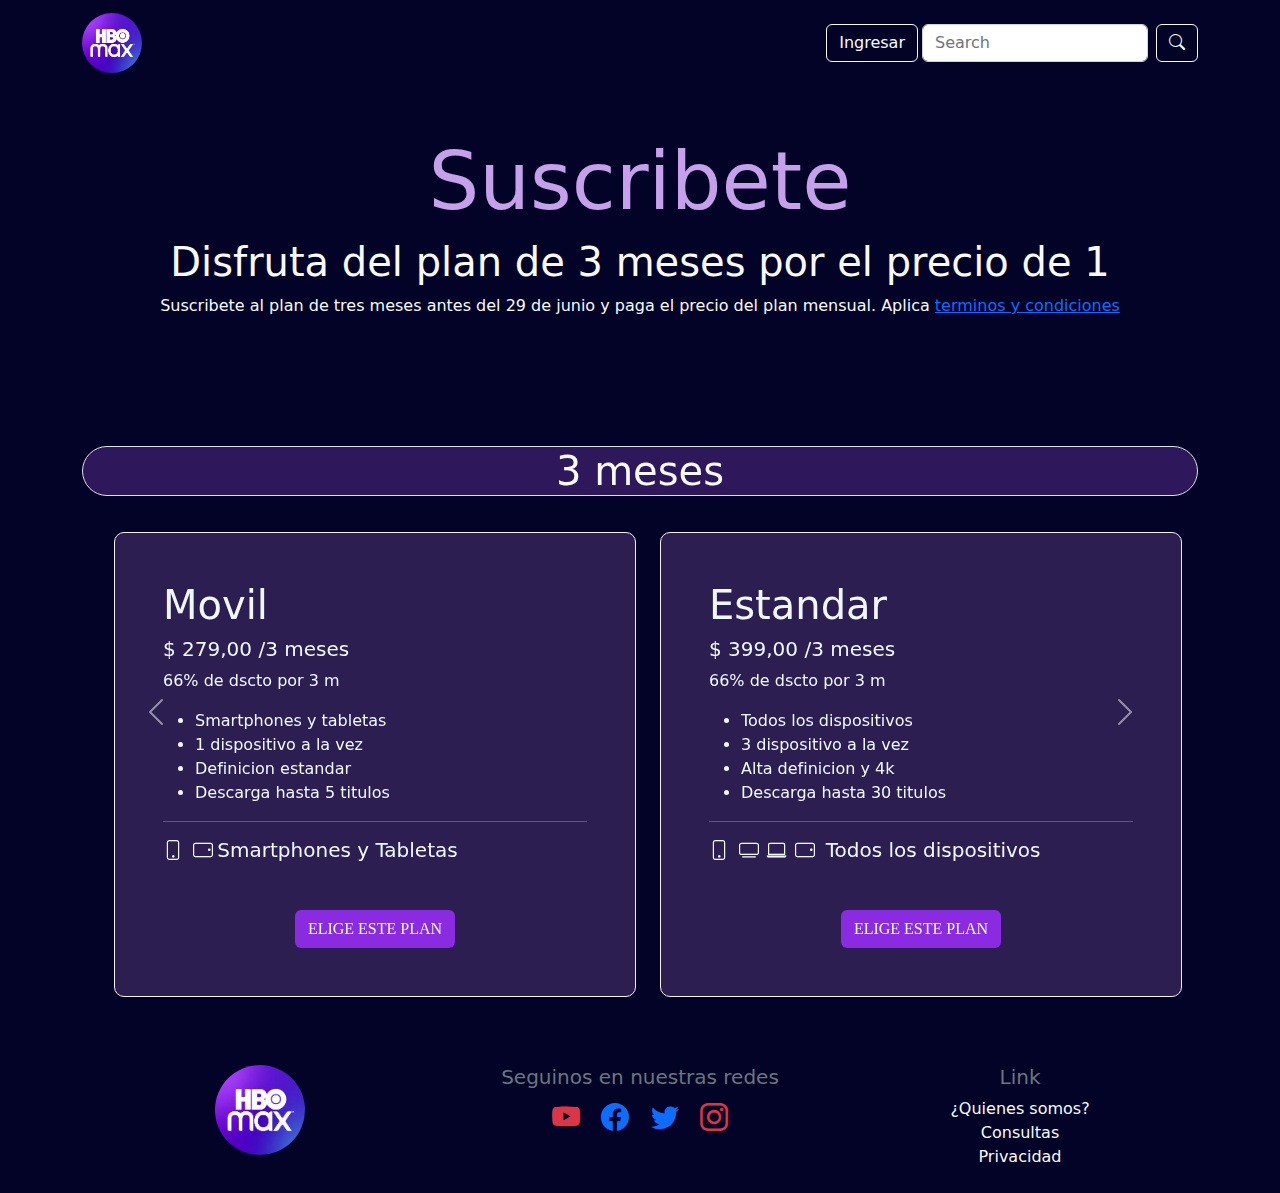
<file: pages/suscripcion.html>
<!DOCTYPE html>
<html lang="es">
  <head>
    <meta charset="UTF-8" />
    <meta http-equiv="X-UA-Compatible" content="IE=edge" />
    <meta name="viewport" content="width=device-width, initial-scale=1.0" />
    <meta
      name="author"
      content="Leiva Daiana, Juarez Yessica, Gregorio LLobeta"
    />
    <meta name="description" content="Contenidos sobre la pagina oficial hbo" />
    <meta name="keywords" content="peliculas, series y otros contenidos" />
    <link rel="stylesheet" href="../css/bootstrap.min.css" />
    <link
      rel="stylesheet"
      href="https://cdn.jsdelivr.net/npm/bootstrap-icons@1.8.3/font/bootstrap-icons.css"
    />
    <link rel="stylesheet" href="../css/style.css" />
    <link rel="icon" href="../img/logo2.jpg" class="rounded-circle" />
    <title>HBOMAX</title>
  </head>
  <body>
    <header>
      <section class="colorMainNavar">
        <nav class="navbar navbar-expand-lg navbar-light">
          <section class="container">  
                <a class="navbar-brand" href="../index.html">
                  <img
                    src="../img/logo2.jpg"
                    alt="logo2"
                    width="60px"
                    class="rounded-circle"
                /></a>
                <button class="navbar-toggler colorMainBotton" type="button" data-bs-toggle="collapse" data-bs-target="#navbarDeSuscripcion" aria-controls="navbarDeSuscripcion" aria-expanded="false" aria-label="Toggle navigation">
                  <span class="navbar-toggler-icon"></span>
                </button>
            <div class="collapse navbar-collapse justify-content-end" id="navbarDeSuscripcion">
               <button
              class="btn btn-outline-light m-1"
              type="submit"
              data-bs-toggle="modal"
              data-bs-target="#loginmodal"
            >
              Ingresar
            </button>
            <form class="d-flex">
                <input class="form-control me-2" type="search" placeholder="Search" aria-label="Search">
                <button class="btn btn-outline-light" type="submit"><i class="bi bi-search"></i></button>
            </form> 
                
            </div>
          </section>
        </nav> 
      </section>  
    </header>
    <main class="colorMain">
      <section class="text-center text-light py-5">
        <h1 class="display-1 link-palabra"><span>Suscribete</span></h1>
        <h1>Disfruta del plan de 3 meses por el precio de 1</h1>
        <p>
          Suscribete al plan de tres meses antes del 29 de junio y paga el
          precio del plan mensual. Aplica
          <a href="error.html" class="text-decoration:none"
            >terminos y condiciones</a
          >
        </p>
      </section>
      <section class="py-3">
        <div
          id="carouseldesuscrip"
          class="carousel slide container"
          data-bs-ride="carousel"
        >
          <div class="carousel-inner">
            <div class="carousel-item active">
              <div class="mt-5 text-center">
                <h1
                  class="display-0 text-light border rounded-pill meses w-30 text-center"
                >
                  3 meses
                </h1>
              </div>
              <article class="row container" width="100%">
                <article class="col-12 col-md-6 my-2">
                  <div class="caja p-5">
                    <h1>Movil</h1>
                    <h5>$ 279,00 /3 meses</h5>
                    <p>66% de dscto por 3 m</p>

                    <ul>
                      <li>Smartphones y tabletas</li>
                      <li>1 dispositivo a la vez</li>
                      <li>Definicion estandar</li>
                      <li>Descarga hasta 5 titulos</li>
                    </ul>
                    <hr />
                    <h5>
                      <i class="bi bi-phone"></i>
                      <i class="bi bi-tablet-landscape p-1"></i>Smartphones y
                      Tabletas
                    </h5>
                    <div class="text-center mt-5">
                      <button type="button" class="btn boton text-center">
                        <a href="FormularioSuscri.html" class="asuscripcion"
                          >ELIGE ESTE PLAN</a
                        >
                      </button>
                    </div>
                  </div>
                </article>
                <article class="col-12 col-md-6 my-2">
                  <div class="caja p-5">
                    <h1>Estandar</h1>
                    <h5>$ 399,00 /3 meses</h5>
                    <p>66% de dscto por 3 m</p>

                    <ul>
                      <li>Todos los dispositivos</li>
                      <li>3 dispositivo a la vez</li>
                      <li>Alta definicion y 4k</li>
                      <li>Descarga hasta 30 titulos</li>
                    </ul>
                    <hr />
                    <h5>
                      <i class="bi bi-phone"></i> <i class="bi bi-tv p-1"></i
                      ><i class="bi bi-laptop p-1"></i
                      ><i class="bi bi-tablet-landscape p-1"></i> Todos los
                      dispositivos
                    </h5>
                    <div class="text-center mt-5">
                      <button type="button" class="btn boton text-center">
                        <a href="FormularioSuscri.html" class="asuscripcion"
                          >ELIGE ESTE PLAN</a
                        >
                      </button>
                    </div>
                  </div>
                </article>
              </article>
            </div>
            <div class="carousel-item">
              <div class="text-center mt-5">
                <h1 class="display-0 text-light border meses rounded-pill">
                  1 mes
                </h1>
              </div>

              <article class="row container">
                <article class="col-12 col-md-6 my-2">
                  <div class="caja p-5">
                    <h1>Movil</h1>
                    <h5>$ 279,00</h5>
                    <p>Disfruta de :</p>

                    <ul>
                      <li>Smartphones y tabletas</li>
                      <li>1 dispositivo a la vez</li>
                      <li>Definicion estandar</li>
                      <li>Descarga hasta 5 titulos</li>
                    </ul>
                    <hr />
                    <h5>
                      <i class="bi bi-phone"></i>
                      <i class="bi bi-tablet-landscape p-1"></i>Smartphones y
                      Tabletas
                    </h5>
                    <div class="text-center mt-5">
                      <button type="button" class="btn boton text-center">
                        <a href="FormularioSuscri.html" class="asuscripcion"
                          >ELIGE ESTE PLAN</a
                        >
                      </button>
                    </div>
                  </div>
                </article>
                <article class="col-12 col-md-6 my-2">
                  <div class="caja p-5">
                    <h1>Estandar</h1>
                    <h5>$ 399,00</h5>
                    <p>Disfruta de :</p>

                    <ul>
                      <li>Todos los dispositivos</li>
                      <li>3 dispositivo a la vez</li>
                      <li>Alta definicion y 4k</li>
                      <li>Descarga hasta 30 titulos</li>
                    </ul>
                    <hr />
                    <h5>
                      <i class="bi bi-phone"></i> <i class="bi bi-tv p-1"></i
                      ><i class="bi bi-laptop p-1"></i
                      ><i class="bi bi-tablet-landscape p-1"></i> Todos los
                      dispositivos
                    </h5>
                    <div class="text-center mt-5">
                      <button type="button" class="btn boton text-center">
                        <a href="FormularioSuscri.html" class="asuscripcion"
                          >ELIGE ESTE PLAN</a
                        >
                      </button>
                    </div>
                  </div>
                </article>
              </article>
            </div>
            <div class="carousel-item">
              <div class="text-center mt-5">
                <h1 class="display-0 text-light border meses rounded-pill">
                  12 meses
                </h1>
              </div>
              <article class="row container">
                <article class="col-12 col-md-6 my-2">
                  <div class="caja p-5">
                    <h1>Movil</h1>
                    <h5>$ 2790,00</h5>
                    <p>Disfruta de :</p>

                    <ul>
                      <li>Smartphones y tabletas</li>
                      <li>1 dispositivo a la vez</li>
                      <li>Definicion estandar</li>
                      <li>Descarga hasta 5 titulos</li>
                    </ul>
                    <hr />
                    <h5>
                      <i class="bi bi-phone"></i>
                      <i class="bi bi-tablet-landscape p-1"></i>Smartphones y
                      Tabletas
                    </h5>
                    <div class="text-center mt-5">
                      <button type="button" class="btn boton text-center">
                        <a href="FormularioSuscri.html" class="asuscripcion"
                          >ELIGE ESTE PLAN</a
                        >
                      </button>
                    </div>
                  </div>
                </article>
                <article class="col-12 col-md-6 my-2">
                  <div class="caja p-5">
                    <h1>Estandar</h1>
                    <h5>$ 3990,00</h5>
                    <p>Disfruta de :</p>

                    <ul>
                      <li>Todos los dispositivos</li>
                      <li>3 dispositivo a la vez</li>
                      <li>Alta definicion y 4k</li>
                      <li>Descarga hasta 30 titulos</li>
                    </ul>
                    <hr />
                    <h5>
                      <i class="bi bi-phone"></i> <i class="bi bi-tv p-1"></i
                      ><i class="bi bi-laptop p-1"></i
                      ><i class="bi bi-tablet-landscape p-1"></i> Todos los
                      dispositivos
                    </h5>
                    <div class="text-center mt-5">
                      <button type="button" class="btn boton text-center">
                        <a href="FormularioSuscri.html" class="asuscripcion"
                          >ELIGE ESTE PLAN</a
                        >
                      </button>
                    </div>
                  </div>
                </article>
              </article>
            </div>
          </div>
          <button
            class="carousel-control-prev"
            type="button"
            data-bs-target="#carouseldesuscrip"
            data-bs-slide="prev"
          >
            <span class="carousel-control-prev-icon" aria-hidden="true"></span>
            <span class="visually-hidden">atras</span>
          </button>
          <button
            class="carousel-control-next"
            type="button"
            data-bs-target="#carouseldesuscrip"
            data-bs-slide="next"
          >
            <span class="carousel-control-next-icon" aria-hidden="true"></span>
            <span class="visually-hidden">adelante</span>
          </button>
        </div>
      </section>
      <!-- seccion modal -->
      <div
        class="modal fade"
        id="loginmodal"
        tabindex="-1"
        aria-labelledby="loginmodalLabel"
        aria-hidden="true"
      >
        <div class="modal-dialog">
          <div class="modal-content bg-dark">
            <div class="my-2 text-center">
              <h1 class="text-light" id="loginmodalLabel">Iniciar seccion</h1>

              <h5 class="text-secondary">¿Tienes una cuenta de HBO Max?</h5>
            </div>
            <div class="modal-body">
              <form>
                <div class="mb-3">
                  <label for="Email" class="form-label text-light"
                    >E-mail</label
                  >
                  <input
                    type="email"
                    class="form-control"
                    id="Email"
                    placeholder="juanperez@gmail.com"
                    minlength="5"
                    maxlength="50"
                    required
                  />
                </div>

                <div class="mb-3">
                  <label for="inputPassword" class="form-label text-light"
                    >Contraseña</label
                  >

                  <input
                    type="password"
                    class="form-control"
                    id="inputPassword"
                    placeholder="Contraseña"
                    minlength="8"
                    maxlength="15"
                    required
                  />
                </div>
                <div class="text-center my-3">
                  <button
                    type="submit"
                    class="btn btn-secondary text-dark"
                    width="20px"
                    height="50px"
                  >
                    <a href="error.html" class="asuscripcion"
                      >Iniciar Seccion</a
                    >
                  </button>
                  <br />
                  <a
                    href="error.html"
                    class="text-decoration-none text-light my-4"
                    >¿Olvidaste tu Contraseña?</a
                  >
                </div>
              </form>
            </div>
          </div>
        </div>
      </div>
    </main>
    <footer class="colorMain py-4">
      <section class="container">
        <article class="row text-secondary">
          <aside class="col-12 col-md-4 text-center">
            <a href=""><img
              src="../img/logo2.jpg"
              alt="logo2"
              width="90px"
              class="rounded-circle"
            /></a>
          </aside>
          <aside class="col-12 col-md-4 text-center">
            <h5>Seguinos en nuestras redes</h5>
            <div class="text-center">
              <a href="error.html" class="text-danger"
                ><i class="bi bi-youtube fs-3 p-2"></i
              ></a>
              <a href="error.html" class="text-primary"
                ><i class="bi bi-facebook fs-3 p-2"></i
              ></a>
              <a href="error.html" class="text-primary">
                <i class="bi bi-twitter fs-3 p-2"></i
              ></a>
              <a href="error.html" class="text-danger">
                <i class="bi bi-instagram fs-3 p-2"></i
              ></a>
            </div>
          </aside>
          <aside class="col-12 col-md-4 text-center">
            <h5>Link</h5>
            <div>
              <a href="nosotros.html" class="link text-light"
                >¿Quienes somos? </a
              ><br />
              <a href="contacto.html" class="link text-light">Consultas</a>
              <br />
              <a href="error.html" class="link text-light">Privacidad</a> <br />
            </div>
          </aside>
        </article>
      </section>
    </footer>
    <script src="../js/bootstrap.min.js"></script>
  </body>
</html>
</file>
<file: css/style.css>
.colorFondoNavb {
  background: rgba(32, 1, 71, 0.548);
  position: fixed;
  width: 100%;
  z-index: 1;
}
.colorFondoNavbSeries {
  background: rgba(32, 1, 71, 0.548);
  position: relative;
  width: 100%;
  z-index: 1;
}
.colorFondoNavbPeliculas{
  background: rgba(8, 1, 15, 0.548);
  position: fixed;
  width: 100%;
  z-index: 1;
}
.colorMainBotton{
  background: rgba(31, 8, 89, 0.895);
}
.colorBotton {
  background: mediumorchid;
}
.colorMainNavar{
  background: rgb(62 17 96);
  background-color: rgba(3, 3, 40, 0.52);
  position: fixed;
  width: 100%;
  z-index: 1;
}
.colorMain {
  background: rgb(62 17 96);
  background-color: rgb(3 3 40);
}
.videoIntro {
  object-fit: cover;
  height: 500px;
  width: 100%;
}
.link{
  text-decoration: none;
}
.colordeAenpag{
  color: rgb(2, 0, 2);
}
.imgCover {
  object-fit: cover;
  height: 100px;
}
.slider {
  display: flex;

  max-width: 90%;
  height: 450px;
  width: 100%;

  overflow-x: scroll;
  scroll-snap-type: x mandatory;
  background-color: black;
  color: rgba(0, 0, 0, 0.137);
  border-radius: 2px;
  box-shadow: 0 0 10px rgba(0, 0, 0, 5);
}
#prueba::-webkit-scrollbar {
  background: scroll rgb(62 17 96);
  background-color: rgb(3 3 40);
}

.slider img {
  width: 100%;
  height: 100%;
  object-fit: cover;
  padding: 10px;
}
.texto {
  position: absolute;
  top: 60%;
  left: 5%;
  color: white;
  padding: 10px;
  text-align: center;
  z-index: 1;
}
.texto a {
  background-color: rgba(132, 55, 204, 0.329);
  text-decoration: none;
  color: mediumorchid;
}

#CarruselCategorias {
  width: 90%;
  background: rgb(62 17 96);
  display: flex;
  justify-content: center;
  align-content: center;
  left: 5%;
}

.contenedorPadreCarrusel {
  border: 2px solid salmon;
  background: rgba(157, 47, 241, 0.288);
  padding: 20px;
}
.imgCarrusel {
  box-shadow: 0 0 5px black;
  border-radius: 2px;
  border-color: beige;
}
.imgCarrusel:hover {
  position: relative;
  top: -3px;
  right: +3px;
  filter: grayscale(0%);
}

.logoCarrusel {
  height: 100%;
  padding: 10px;
}
.logoCarrusel img {
  background: rgba(157, 47, 241, 0.288);
}
/* clases de yessi */
.asuscripcion {
  text-decoration: none;
  color: aliceblue;
  font-family: "Times New Roman", Times, serif;
}
.link-palabra {
  color: rgb(198, 160, 234);
}
.boton {
  background: blueviolet;
}

.boton:hover {
  background: rgb(36, 4, 67);
  border: rgb(36, 4, 67);
}

.link {
  text-decoration: none;
  color: rgb(198, 160, 234);
}
.borderadio {
  border-radius: 50%;
}

.link:hover {
  color: aliceblue;
}
.meses {
  background-color: rgba(136, 64, 198, 0.326);
}
.caja {
  margin: 20px;
  border-radius: 10px;
  background-color: rgba(129, 86, 167, 0.326);
  width: 100%;

  border: 1px solid rgb(243, 242, 242);
  color: aliceblue;
}
.imgSerie {
  background-image: url(img/serie/Euphoria-banner.jpg);
  background-attachment: fixed;
  background-size: 100%;
  height: 500px;
}
#contenedorPadre {
  width: 100%;
  height: 600px;
}
/* clases serie */

.bodySerie {
  background-image: url(Euphoria-banner.jpg);
  background-repeat: no-repeat;
  background-size: cover;
  background-attachment: fixed;
}
section#header {
  width: 100%;
  height: 500px;
}

hr {
  color: white;
}
.centrado {
  text-align: justify;
}
.card2 {
  max-width: 200px;
  max-height: 200px;
  padding: 0;
}
.imgTemporada1 {
  object-fit: cover;
  width: 100%;
  height: 200px;
}

.imgTemporada1:hover {
  position: relative;
  top: -3px;
  right: +3px;
  filter: grayscale(0%);
}
.colorCards{
    background-color: rgb(3 3 40);
    color: white;
}

/* clases de peliculas */
.imgPelicula{
  object-fit: cover;
  height: 500px;
}
.imglogoBatman{
  display: flex;
  position: absolute;
  bottom: 160px;

}
.plogoBatman{
  display: flex;
  position: absolute;
  font-family:Arial, Helvetica, sans-serif;
  font-style: oblique;
  letter-spacing: 5.5px;
  justify-content: space-around;
  align-items: flex-start;
  bottom: 120px;
}
@media all and (max-width: 767px) {
  .colorMainNavar {
    background: rgb(62 17 96);
    background-color: rgb(3 3 40);
    position: relative;
  }
  .videoIntro {
    object-fit: fill;
  }
  .videoGeneral {
    object-fit: cover;
  }
  .logoCarrusel {
    height: min-content 10px;
  }
  .imglogomax {
    height: 55px;
  }
  .imglogoBatman{
    top: 400px;
  }
  .plogoBatman{
    top: 450px;
  }
}
@media all and (min-width: 768px) and (max-width: 992px){
  .colorMainNavar {
    background: rgb(62 17 96);
    background-color: rgb(3 3 40);
    position: relative;
  }
  .imglogoBatman{
    top: 380px;
  }
  .plogoBatman{
    top: 460px;
  }
}
@media all and (min-width: 993px) and (max-width: 1282px){
  .colorMainNavar {
    background: rgb(62 17 96);
    background-color: rgb(3 3 40);
    position: relative;
  }
  .imglogoBatman{
    top: 330px;
  }
  .plogoBatman{
    top: 450px;
  }
}
</file>
